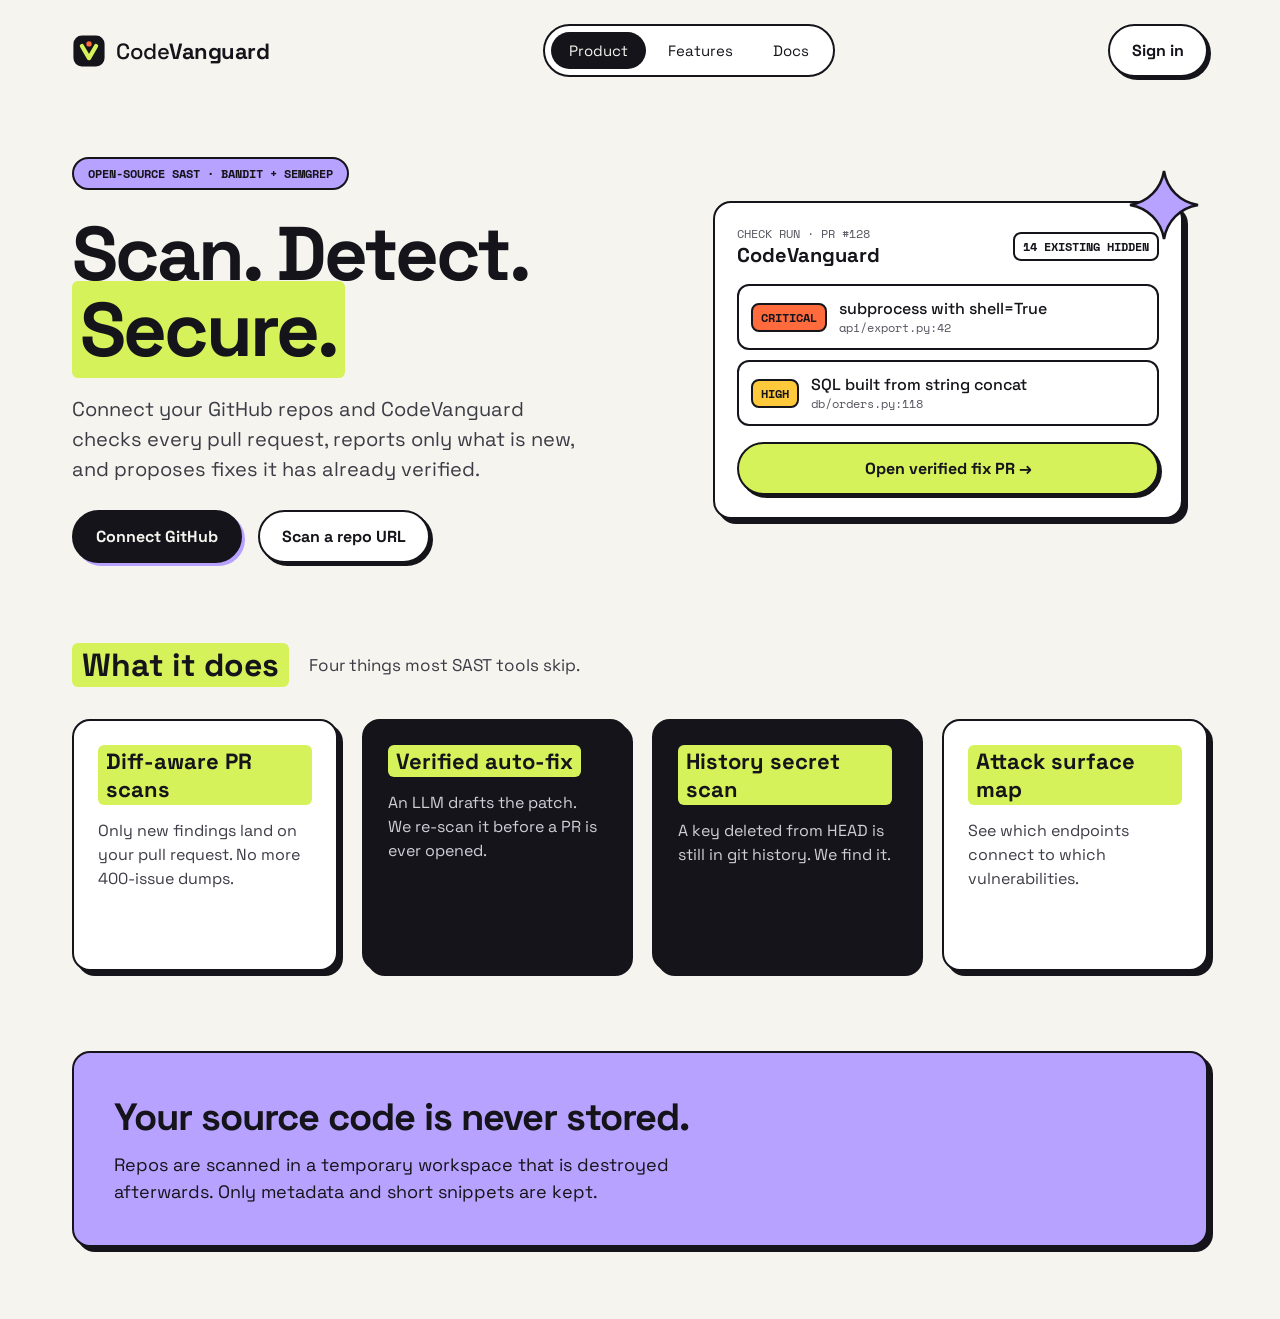
<file: docs/design/Landing page-html/Main.dc.html>
<!doctype html>
<html lang="en">
<head>
<meta charset="utf-8">
<title>CodeVanguard Landing</title>
<script src="./vendor/react.js"></script>
<script src="./vendor/react-dom.js"></script>
<script src="./support.js"></script>
</head>
<body>
<x-dc>
<helmet>
<link rel="preconnect" href="https://fonts.googleapis.com">
<link href="https://fonts.googleapis.com/css2?family=Space+Grotesk:wght@400;500;700&amp;family=Space+Mono:wght@400;700&amp;display=swap" rel="stylesheet">
<style>
body{margin:0;background:#F5F4EE;font-family:'Space Grotesk',system-ui,sans-serif;color:#14141A}
.m{font-family:'Space Mono',ui-monospace,monospace}
.hl{background:#D6F25B;padding:0 8px;border-radius:6px;color:#14141A}
.b{border:2px solid #14141A;box-shadow:5px 5px 0 #14141A;border-radius:18px}
.btn{display:inline-block;padding:14px 22px;border:2px solid #14141A;border-radius:999px;font:700 16px 'Space Grotesk',system-ui,sans-serif;text-decoration:none;color:#14141A;box-shadow:3px 3px 0 #14141A}
.chip{font:700 12px 'Space Mono',monospace;padding:4px 8px;border:2px solid #14141A;border-radius:8px;color:#14141A}
a{color:inherit}
</style>
</helmet>
<div style="max-width:1200px;margin:0 auto;padding:24px 32px 72px;box-sizing:border-box;display:flex;flex-direction:column;gap:80px">
<header style="display:flex;align-items:center;justify-content:space-between;gap:16px;flex-wrap:wrap">
<a href="#" style="display:flex;align-items:center;gap:10px;font-weight:700;font-size:22px;text-decoration:none"><svg width="34" height="34" viewBox="0 0 48 48" aria-hidden="true"><rect x="2" y="2" width="44" height="44" rx="12" fill="#14141A"></rect><path d="M14 17L24 34L34 17" fill="none" stroke="#D6F25B" stroke-width="6" stroke-linecap="round" stroke-linejoin="round"></path><circle cx="24" cy="14" r="3.8" fill="#FF6B3D"></circle></svg><span style="letter-spacing:-0.5px"><span style="font-weight:500">Code</span>Vanguard</span></a>
<nav aria-label="Main" style="display:flex;gap:4px;padding:6px;border:2px solid #14141A;border-radius:999px;background:#fff">
<a href="#" style="padding:9px 18px;border-radius:999px;background:#14141A;color:#F5F4EE;text-decoration:none;font-size:15px">Product</a>
<a href="#" style="padding:9px 18px;text-decoration:none;font-size:15px">Features</a>
<a href="#" style="padding:9px 18px;text-decoration:none;font-size:15px">Docs</a>
</nav>
<a class="btn" href="#" style="background:#fff">Sign in</a>
</header>
<section style="display:flex;gap:56px;align-items:center;flex-wrap:wrap">
<div style="flex:1 1 440px;display:flex;flex-direction:column;gap:26px">
<span class="chip" style="align-self:flex-start;background:#B8A2FF;border-radius:999px;padding:6px 14px">OPEN-SOURCE SAST · BANDIT + SEMGREP</span>
<h1 style="margin:0;font-size:76px;line-height:1;letter-spacing:-3px">Scan. Detect. <span class="hl">Secure.</span></h1>
<p style="margin:0;font-size:20px;line-height:1.5;color:#3C3C46;max-width:520px">Connect your GitHub repos and CodeVanguard checks every pull request, reports only what is new, and proposes fixes it has already verified.</p>
<div style="display:flex;gap:16px;flex-wrap:wrap">
<a class="btn" href="#" style="background:#14141A;color:#F5F4EE;box-shadow:3px 3px 0 #B8A2FF">Connect GitHub</a>
<a class="btn" href="#" style="background:#fff">Scan a repo URL</a>
</div>
</div>
<div style="flex:1 1 400px;position:relative;display:flex;justify-content:center;padding:24px 0">
<svg width="72" height="72" viewBox="0 0 72 72" aria-hidden="true" style="position:absolute;top:-8px;right:8px"><path d="M36 2c3 18 16 31 34 34-18 3-31 16-34 34-3-18-16-31-34-34C20 33 33 20 36 2z" fill="#B8A2FF" stroke="#14141A" stroke-width="2.5"></path></svg>
<div class="b" style="background:#fff;padding:22px;width:100%;max-width:470px;display:flex;flex-direction:column;gap:16px;box-sizing:border-box">
<div style="display:flex;justify-content:space-between;align-items:center;gap:12px">
<div><div class="m" style="font-size:12px;color:#55555F">CHECK RUN · PR #128</div><div style="font-weight:700;font-size:20px">CodeVanguard</div></div>
<span class="chip" style="background:#fff">14 EXISTING HIDDEN</span>
</div>
<div style="display:flex;flex-direction:column;gap:10px">
<div style="display:flex;gap:12px;align-items:center;padding:12px;border:2px solid #14141A;border-radius:12px"><span class="chip" style="background:#FF6B3D">CRITICAL</span><div><div style="font-weight:500">subprocess with shell=True</div><div class="m" style="font-size:12px;color:#55555F">api/export.py:42</div></div></div>
<div style="display:flex;gap:12px;align-items:center;padding:12px;border:2px solid #14141A;border-radius:12px"><span class="chip" style="background:#FFC93C">HIGH</span><div><div style="font-weight:500">SQL built from string concat</div><div class="m" style="font-size:12px;color:#55555F">db/orders.py:118</div></div></div>
</div>
<a class="btn" href="#" style="background:#D6F25B;text-align:center">Open verified fix PR →</a>
</div>
</div>
</section>
<section style="display:flex;flex-direction:column;gap:32px">
<div style="display:flex;gap:20px;align-items:center;flex-wrap:wrap"><h2 class="hl" style="margin:0;font-size:32px;padding:2px 10px">What it does</h2><span style="color:#3C3C46;font-size:17px">Four things most SAST tools skip.</span></div>
<div style="display:grid;grid-template-columns:repeat(auto-fit,minmax(250px,1fr));gap:24px">
<article class="b" style="background:#fff;padding:24px;display:flex;flex-direction:column;gap:14px;min-height:200px"><h3 class="hl" style="margin:0;font-size:22px;align-self:flex-start;padding:2px 8px">Diff-aware PR scans</h3><p style="margin:0;line-height:1.5;color:#3C3C46">Only new findings land on your pull request. No more 400-issue dumps.</p></article>
<article class="b" style="background:#14141A;color:#F5F4EE;padding:24px;display:flex;flex-direction:column;gap:14px;min-height:200px"><h3 class="hl" style="margin:0;font-size:22px;align-self:flex-start;padding:2px 8px">Verified auto-fix</h3><p style="margin:0;line-height:1.5;color:#D0CFD8">An LLM drafts the patch. We re-scan it before a PR is ever opened.</p></article>
<article class="b" style="background:#14141A;color:#F5F4EE;padding:24px;display:flex;flex-direction:column;gap:14px;min-height:200px"><h3 class="hl" style="margin:0;font-size:22px;align-self:flex-start;padding:2px 8px">History secret scan</h3><p style="margin:0;line-height:1.5;color:#D0CFD8">A key deleted from HEAD is still in git history. We find it.</p></article>
<article class="b" style="background:#fff;padding:24px;display:flex;flex-direction:column;gap:14px;min-height:200px"><h3 class="hl" style="margin:0;font-size:22px;align-self:flex-start;padding:2px 8px">Attack surface map</h3><p style="margin:0;line-height:1.5;color:#3C3C46">See which endpoints connect to which vulnerabilities.</p></article>
</div>
</section>
<section class="b" style="background:#B8A2FF;padding:40px;display:flex;gap:32px;align-items:center;justify-content:space-between;flex-wrap:wrap">
<div style="max-width:620px;display:flex;flex-direction:column;gap:10px"><h2 style="margin:0;font-size:38px;letter-spacing:-1px">Your source code is never stored.</h2><p style="margin:0;font-size:18px;line-height:1.5">Repos are scanned in a temporary workspace that is destroyed afterwards. Only metadata and short snippets are kept.</p></div>
</section>
</div>
</x-dc>
<script type="text/x-dc" data-dc-script data-props='{"$preview":{"width":1360,"height":1680}}'>
class Component extends DCLogic {
renderVals() { return {}; }
}
</script>
</body>
</html>
</file>
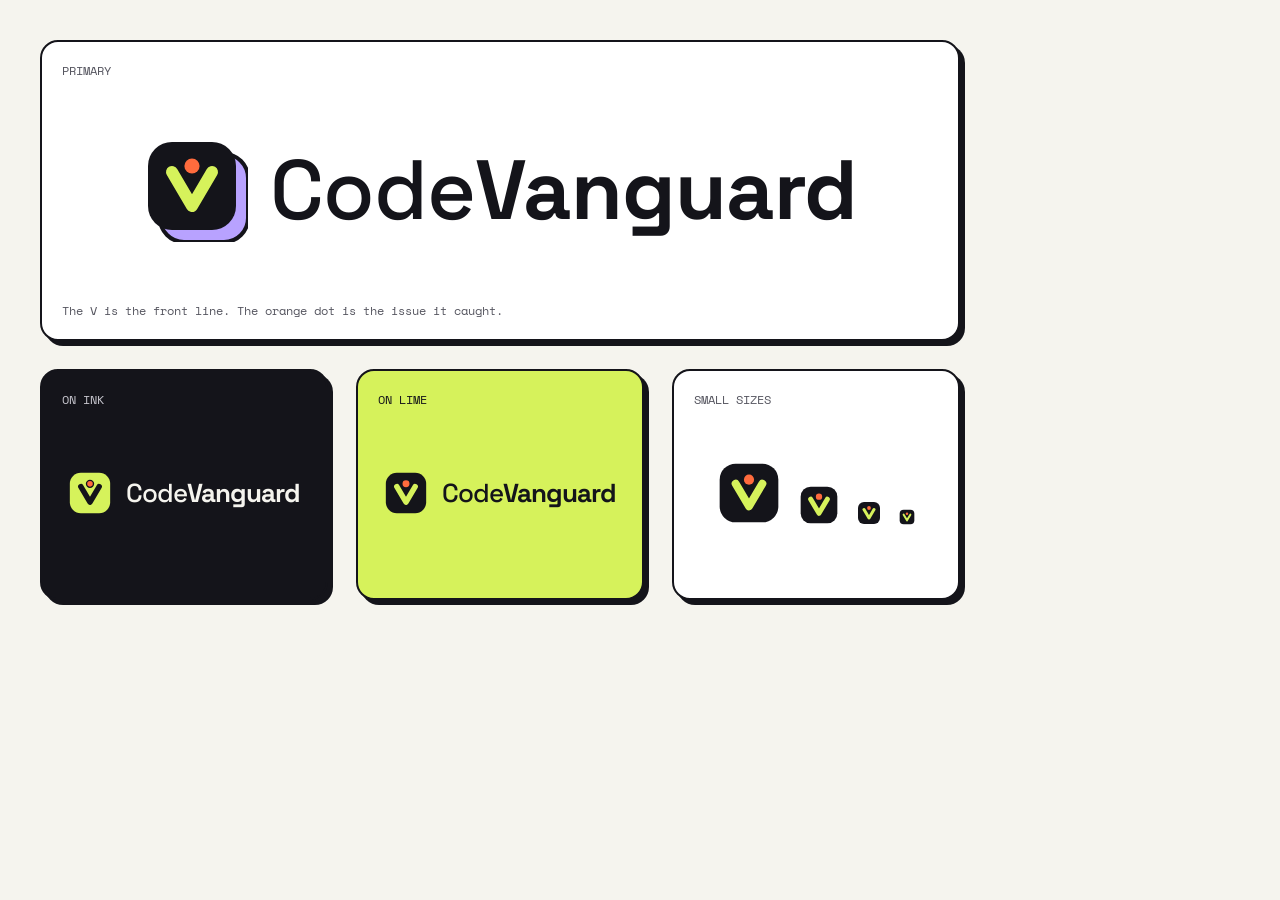
<file: docs/design/Logo-html/Logo.dc.html>
<!doctype html>
<html lang="en">
<head>
<meta charset="utf-8">
<title>CodeVanguard Logo</title>
<script src="./vendor/react.js"></script>
<script src="./vendor/react-dom.js"></script>
<script src="./support.js"></script>
</head>
<body>
<x-dc>
<helmet>
<link rel="preconnect" href="https://fonts.googleapis.com">
<link href="https://fonts.googleapis.com/css2?family=Space+Grotesk:wght@400;500;700&amp;family=Space+Mono:wght@400;700&amp;display=swap" rel="stylesheet">
<style>
body{margin:0;background:#F5F4EE;font-family:'Space Grotesk',system-ui,sans-serif;color:#14141A}
.m{font-family:'Space Mono',ui-monospace,monospace;font-size:12px;color:#55555F}
.b{border:2px solid #14141A;box-shadow:5px 5px 0 #14141A;border-radius:18px;box-sizing:border-box;display:flex;flex-direction:column;justify-content:space-between;padding:20px}
.lock{display:flex;align-items:center;gap:14px}
.w{letter-spacing:-1px}
</style>
</helmet>
<div style="width:1000px;height:640px;box-sizing:border-box;padding:40px;display:grid;grid-template-columns:1fr 1fr 1fr;grid-template-rows:1.3fr 1fr;gap:28px">
<div class="b" style="grid-column:1 / 4;background:#fff">
<span class="m">PRIMARY</span>
<div class="lock" style="gap:22px;align-self:center">
<svg width="104" height="104" viewBox="0 0 52 52" role="img" aria-label="CodeVanguard mark"><rect x="8" y="8" width="44" height="44" rx="12" fill="#B8A2FF" stroke="#14141A" stroke-width="2"></rect><rect x="2" y="2" width="44" height="44" rx="12" fill="#14141A"></rect><path d="M14 17L24 34L34 17" fill="none" stroke="#D6F25B" stroke-width="6" stroke-linecap="round" stroke-linejoin="round"></path><circle cx="24" cy="14" r="3.8" fill="#FF6B3D"></circle></svg>
<div class="w" style="font-size:84px;line-height:1"><span style="font-weight:500">Code</span><span style="font-weight:700">Vanguard</span></div>
</div>
<span class="m">The V is the front line. The orange dot is the issue it caught.</span>
</div>
<div class="b" style="background:#14141A">
<span class="m" style="color:#C9C8D0">ON INK</span>
<div class="lock" style="align-self:center">
<svg width="44" height="44" viewBox="0 0 48 48" aria-hidden="true"><rect x="2" y="2" width="44" height="44" rx="12" fill="#D6F25B"></rect><path d="M14 17L24 34L34 17" fill="none" stroke="#14141A" stroke-width="6" stroke-linecap="round" stroke-linejoin="round"></path><circle cx="24" cy="14" r="3.8" fill="#FF6B3D" stroke="#14141A" stroke-width="1.5"></circle></svg>
<div class="w" style="font-size:26px;color:#F5F4EE"><span style="font-weight:500">Code</span><span style="font-weight:700">Vanguard</span></div>
</div>
<span></span>
</div>
<div class="b" style="background:#D6F25B">
<span class="m" style="color:#14141A">ON LIME</span>
<div class="lock" style="align-self:center">
<svg width="44" height="44" viewBox="0 0 48 48" aria-hidden="true"><rect x="2" y="2" width="44" height="44" rx="12" fill="#14141A"></rect><path d="M14 17L24 34L34 17" fill="none" stroke="#D6F25B" stroke-width="6" stroke-linecap="round" stroke-linejoin="round"></path><circle cx="24" cy="14" r="3.8" fill="#FF6B3D"></circle></svg>
<div class="w" style="font-size:26px"><span style="font-weight:500">Code</span><span style="font-weight:700">Vanguard</span></div>
</div>
<span></span>
</div>
<div class="b" style="background:#fff">
<span class="m">SMALL SIZES</span>
<div style="display:flex;align-items:flex-end;gap:18px;align-self:center">
<svg width="64" height="64" viewBox="0 0 48 48" aria-hidden="true"><rect x="2" y="2" width="44" height="44" rx="12" fill="#14141A"></rect><path d="M14 17L24 34L34 17" fill="none" stroke="#D6F25B" stroke-width="6" stroke-linecap="round" stroke-linejoin="round"></path><circle cx="24" cy="14" r="3.8" fill="#FF6B3D"></circle></svg>
<svg width="40" height="40" viewBox="0 0 48 48" aria-hidden="true"><rect x="2" y="2" width="44" height="44" rx="12" fill="#14141A"></rect><path d="M14 17L24 34L34 17" fill="none" stroke="#D6F25B" stroke-width="6" stroke-linecap="round" stroke-linejoin="round"></path><circle cx="24" cy="14" r="3.8" fill="#FF6B3D"></circle></svg>
<svg width="24" height="24" viewBox="0 0 48 48" aria-hidden="true"><rect x="2" y="2" width="44" height="44" rx="12" fill="#14141A"></rect><path d="M14 17L24 34L34 17" fill="none" stroke="#D6F25B" stroke-width="6" stroke-linecap="round" stroke-linejoin="round"></path><circle cx="24" cy="14" r="3.8" fill="#FF6B3D"></circle></svg>
<svg width="16" height="16" viewBox="0 0 48 48" aria-hidden="true"><rect x="2" y="2" width="44" height="44" rx="12" fill="#14141A"></rect><path d="M14 17L24 34L34 17" fill="none" stroke="#D6F25B" stroke-width="6" stroke-linecap="round" stroke-linejoin="round"></path><circle cx="24" cy="14" r="3.8" fill="#FF6B3D"></circle></svg>
</div>
<span></span>
</div>
</div>
</x-dc>
<script type="text/x-dc" data-dc-script data-props='{"$preview":{"width":1000,"height":640}}'>
class Component extends DCLogic {
renderVals() { return {}; }
}
</script>
</body>
</html>
</file>
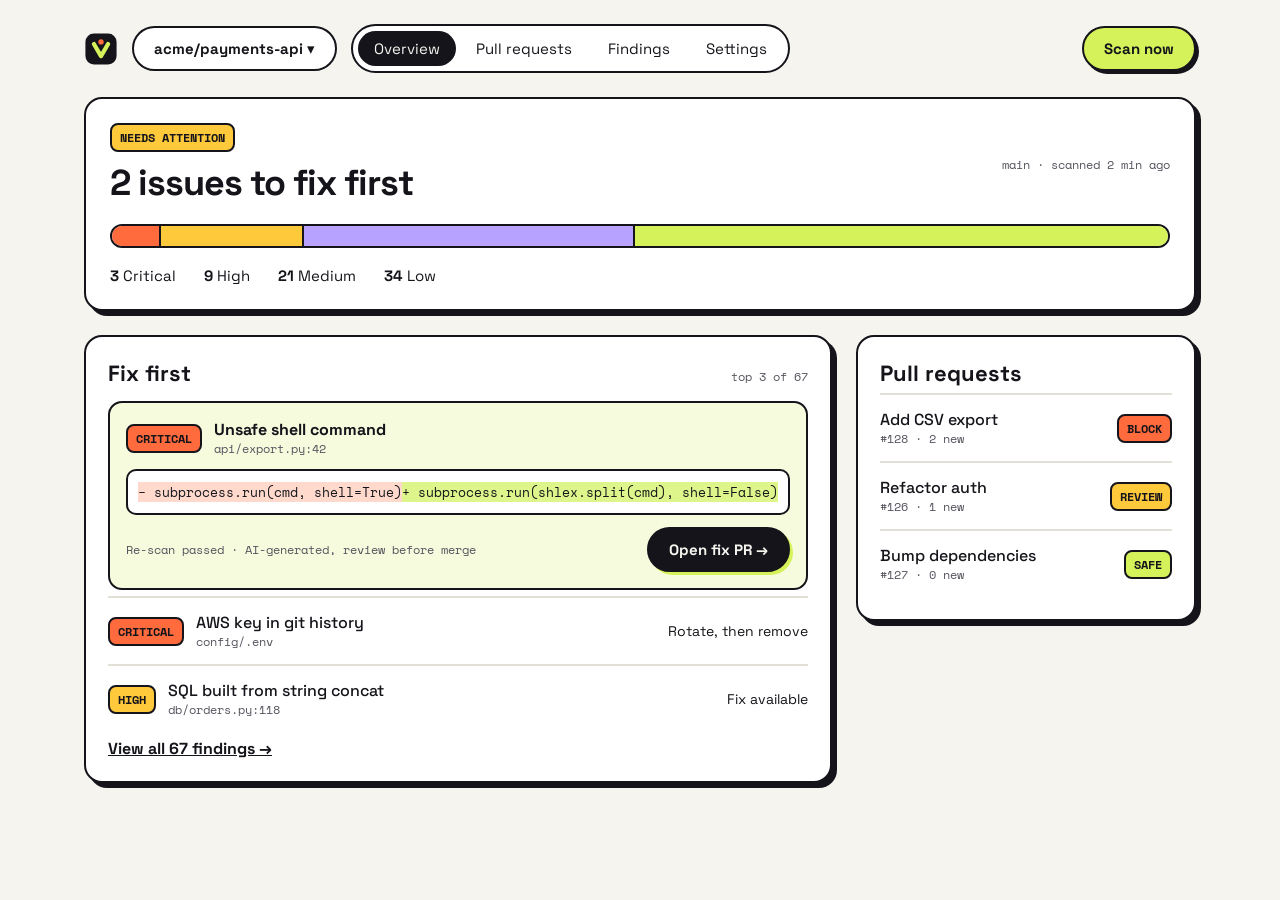
<file: docs/design/Repo dashboard-html/Dashboard.dc.html>
<!doctype html>
<html lang="en">
<head>
<meta charset="utf-8">
<title>CodeVanguard Dashboard</title>
<script src="./vendor/react.js"></script>
<script src="./vendor/react-dom.js"></script>
<script src="./support.js"></script>
</head>
<body>
<x-dc>
<helmet>
<link rel="preconnect" href="https://fonts.googleapis.com">
<link href="https://fonts.googleapis.com/css2?family=Space+Grotesk:wght@400;500;700&amp;family=Space+Mono:wght@400;700&amp;display=swap" rel="stylesheet">
<style>
body{margin:0;background:#F5F4EE;font-family:'Space Grotesk',system-ui,sans-serif;color:#14141A}
.m{font-family:'Space Mono',ui-monospace,monospace}
.b{border:2px solid #14141A;box-shadow:5px 5px 0 #14141A;border-radius:18px;background:#fff;box-sizing:border-box}
.btn{display:inline-block;padding:11px 20px;border:2px solid #14141A;border-radius:999px;font:700 15px 'Space Grotesk',system-ui,sans-serif;text-decoration:none;color:#14141A;box-shadow:3px 3px 0 #14141A;cursor:pointer}
.chip{font:700 12px 'Space Mono',monospace;padding:4px 8px;border:2px solid #14141A;border-radius:8px;color:#14141A;white-space:nowrap}
.row{display:flex;gap:12px;align-items:center;padding:14px 0;border-top:2px solid #E2E0D6;flex-wrap:wrap}
.sub{font-size:12px;color:#55555F}
a{color:inherit}
</style>
</helmet>
<div style="max-width:1160px;margin:0 auto;padding:24px;box-sizing:border-box;display:flex;flex-direction:column;gap:24px">
<header style="display:flex;align-items:center;justify-content:space-between;gap:16px;flex-wrap:wrap">
<div style="display:flex;align-items:center;gap:14px;flex-wrap:wrap">
<svg width="34" height="34" viewBox="0 0 48 48" role="img" aria-label="CodeVanguard"><rect x="2" y="2" width="44" height="44" rx="12" fill="#14141A"></rect><path d="M14 17L24 34L34 17" fill="none" stroke="#D6F25B" stroke-width="6" stroke-linecap="round" stroke-linejoin="round"></path><circle cx="24" cy="14" r="3.8" fill="#FF6B3D"></circle></svg>
<button class="btn" style="background:#fff;box-shadow:none">acme/payments-api ▾</button>
<nav aria-label="Repo" style="display:flex;gap:4px;padding:5px;border:2px solid #14141A;border-radius:999px;background:#fff">
<a href="#" style="padding:8px 16px;border-radius:999px;background:#14141A;color:#F5F4EE;text-decoration:none;font-size:15px">Overview</a>
<a href="#" style="padding:8px 16px;text-decoration:none;font-size:15px">Pull requests</a>
<a href="#" style="padding:8px 16px;text-decoration:none;font-size:15px">Findings</a>
<a href="#" style="padding:8px 16px;text-decoration:none;font-size:15px">Settings</a>
</nav>
</div>
<button class="btn" style="background:#D6F25B">Scan now</button>
</header>
<section class="b" style="padding:24px;display:flex;flex-direction:column;gap:18px">
<div style="display:flex;justify-content:space-between;align-items:center;gap:12px;flex-wrap:wrap">
<div style="display:flex;flex-direction:column;gap:8px"><span class="chip" style="background:#FFC93C;align-self:flex-start">NEEDS ATTENTION</span><h1 style="margin:0;font-size:36px;letter-spacing:-1px">2 issues to fix first</h1></div>
<span class="m sub">main · scanned 2 min ago</span>
</div>
<div role="img" aria-label="Severity split: 3 critical, 9 high, 21 medium, 34 low" style="display:flex;height:20px;border:2px solid #14141A;border-radius:999px;overflow:hidden">
<div style="flex:3;background:#FF6B3D"></div><div style="flex:9;background:#FFC93C;border-left:2px solid #14141A"></div><div style="flex:21;background:#B8A2FF;border-left:2px solid #14141A"></div><div style="flex:34;background:#D6F25B;border-left:2px solid #14141A"></div>
</div>
<div style="display:flex;gap:10px 28px;flex-wrap:wrap;font-size:15px">
<span><b>3</b> Critical</span><span><b>9</b> High</span><span><b>21</b> Medium</span><span><b>34</b> Low</span>
</div>
</section>
<div style="display:flex;gap:24px;flex-wrap:wrap;align-items:flex-start">
<section class="b" style="flex:1.6 1 460px;padding:22px">
<div style="display:flex;justify-content:space-between;align-items:baseline;gap:12px"><h2 style="margin:0;font-size:22px">Fix first</h2><span class="m sub">top 3 of 67</span></div>
<div style="margin-top:14px;padding:16px;border:2px solid #14141A;border-radius:14px;background:#F6FBDD;display:flex;flex-direction:column;gap:12px">
<div style="display:flex;gap:12px;align-items:center;flex-wrap:wrap"><span class="chip" style="background:#FF6B3D">CRITICAL</span><div><div style="font-weight:700">Unsafe shell command</div><div class="m sub">api/export.py:42</div></div></div>
<pre class="m" style="margin:0;font-size:13px;line-height:1.7;overflow-x:auto;border:2px solid #14141A;border-radius:10px;background:#fff;padding:10px"><span style="background:#FFD9CC">− subprocess.run(cmd, shell=True)</span>
<span style="background:#DDF58A">+ subprocess.run(shlex.split(cmd), shell=False)</span></pre>
<div style="display:flex;justify-content:space-between;align-items:center;gap:12px;flex-wrap:wrap"><span class="m sub">Re-scan passed · AI-generated, review before merge</span><a class="btn" href="#" style="background:#14141A;color:#F5F4EE;box-shadow:3px 3px 0 #D6F25B">Open fix PR →</a></div>
</div>
<div class="row" style="margin-top:6px"><span class="chip" style="background:#FF6B3D">CRITICAL</span><div style="flex:1;min-width:170px"><div style="font-weight:500">AWS key in git history</div><div class="m sub">config/.env</div></div><span style="font-size:14px">Rotate, then remove</span></div>
<div class="row"><span class="chip" style="background:#FFC93C">HIGH</span><div style="flex:1;min-width:170px"><div style="font-weight:500">SQL built from string concat</div><div class="m sub">db/orders.py:118</div></div><span style="font-size:14px">Fix available</span></div>
<a href="#" style="display:inline-block;margin-top:6px;font-weight:700">View all 67 findings →</a>
</section>
<section class="b" style="flex:1 1 300px;padding:22px">
<h2 style="margin:0 0 6px;font-size:22px">Pull requests</h2>
<div class="row"><div style="flex:1;min-width:130px"><div style="font-weight:500">Add CSV export</div><div class="m sub">#128 · 2 new</div></div><span class="chip" style="background:#FF6B3D">BLOCK</span></div>
<div class="row"><div style="flex:1;min-width:130px"><div style="font-weight:500">Refactor auth</div><div class="m sub">#126 · 1 new</div></div><span class="chip" style="background:#FFC93C">REVIEW</span></div>
<div class="row"><div style="flex:1;min-width:130px"><div style="font-weight:500">Bump dependencies</div><div class="m sub">#127 · 0 new</div></div><span class="chip" style="background:#D6F25B">SAFE</span></div>
</section>
</div>
</div>
</x-dc>
<script type="text/x-dc" data-dc-script data-props='{"$preview":{"width":1360,"height":900}}'>
class Component extends DCLogic {
renderVals() { return {}; }
}
</script>
</body>
</html>
</file>
